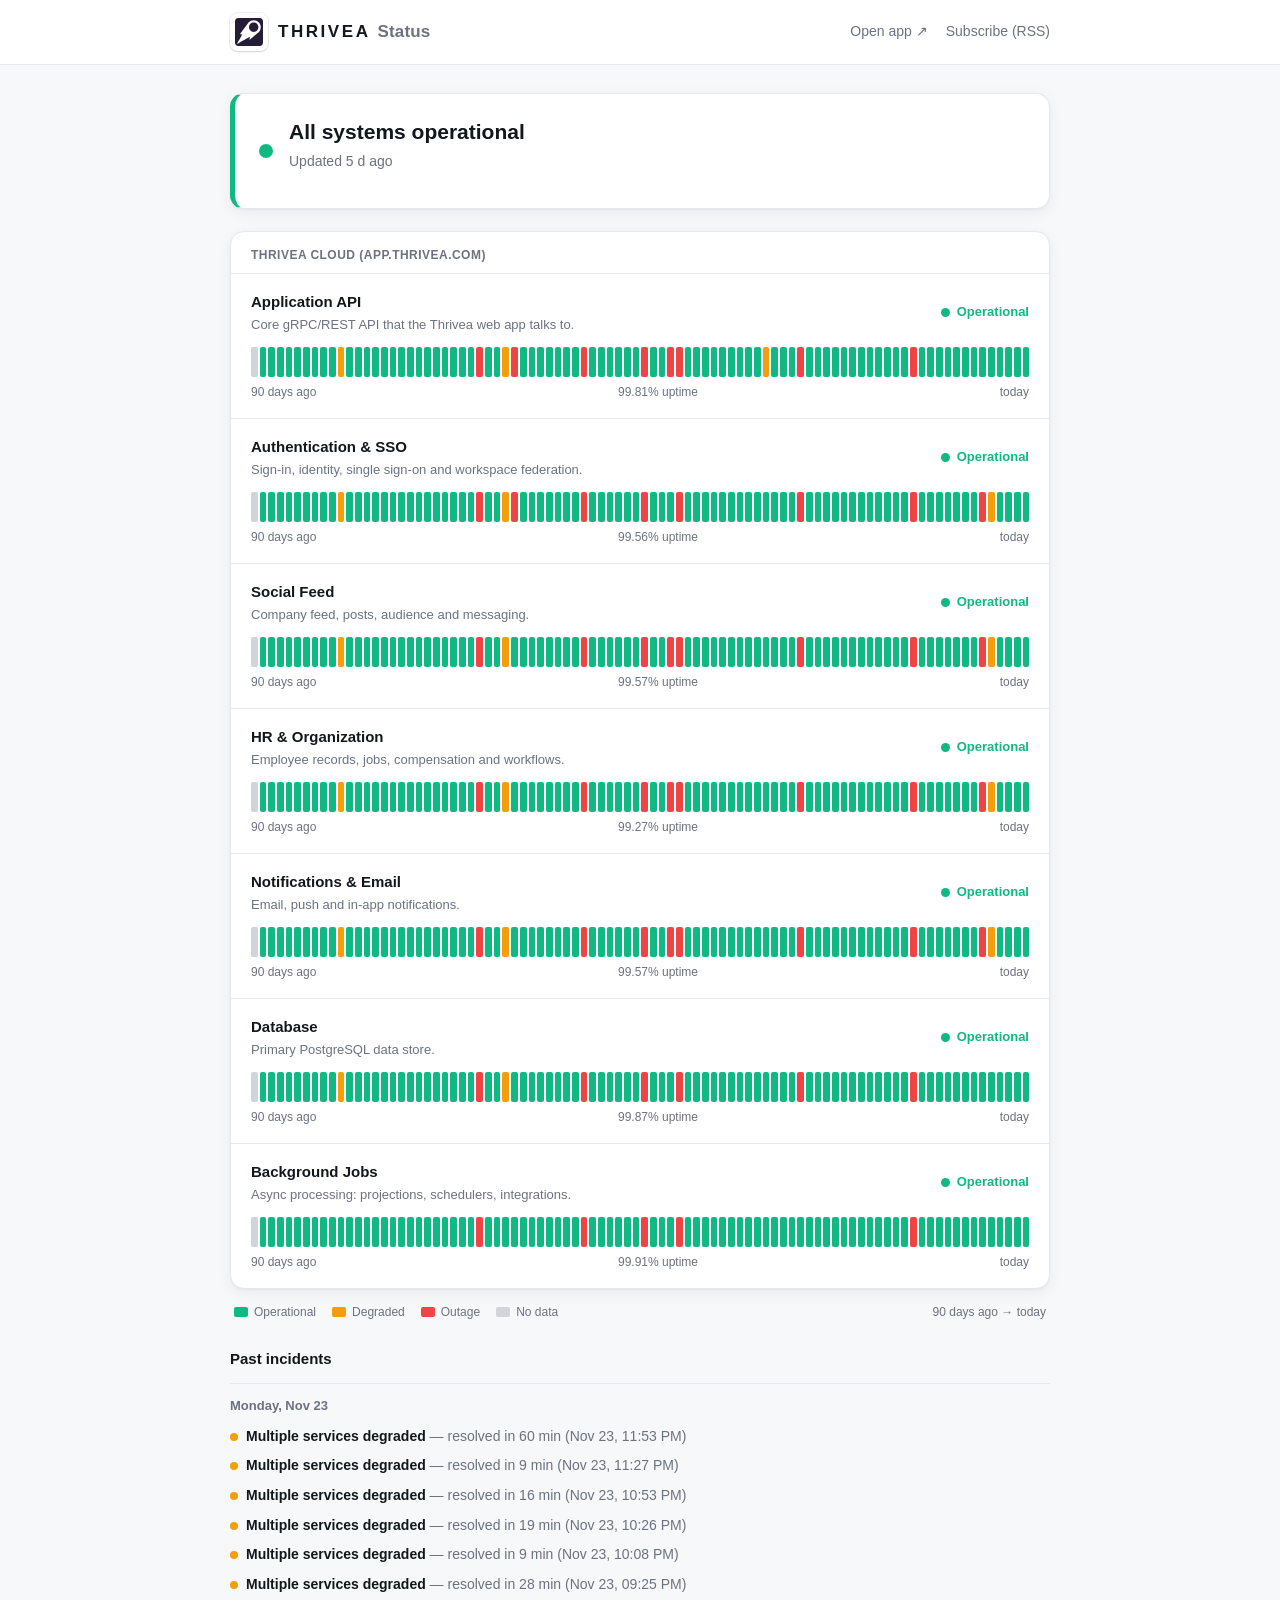
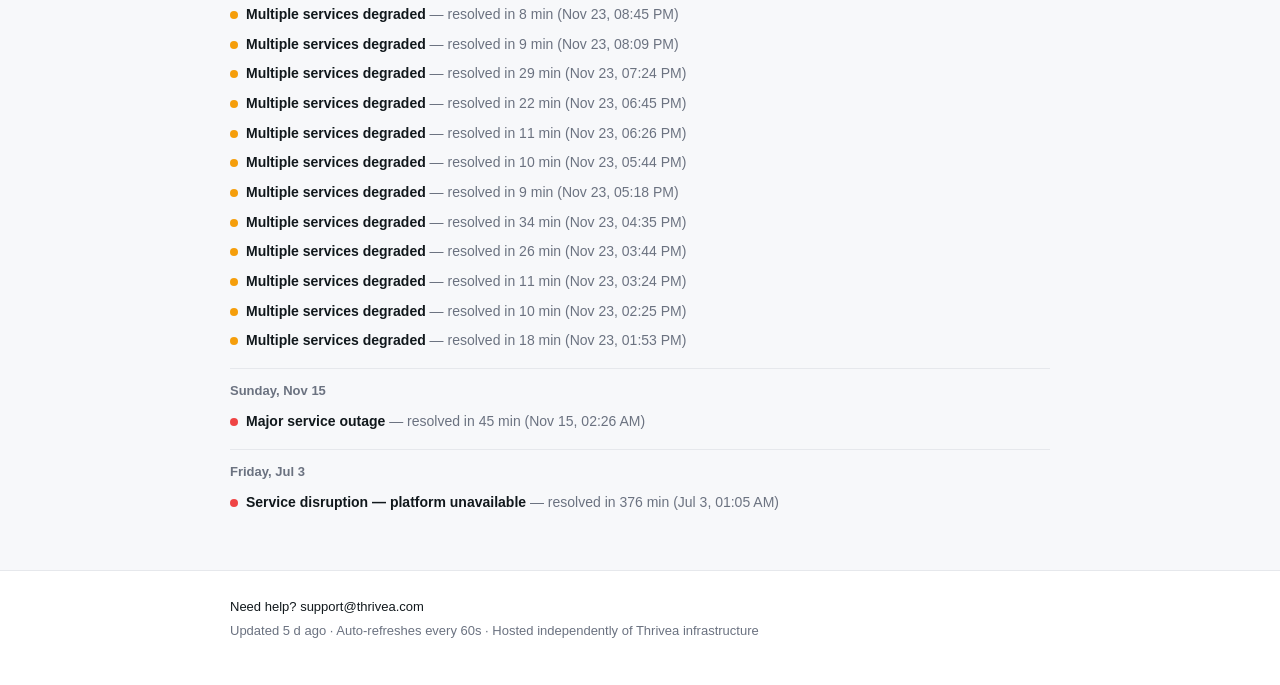
<file: index.html>
<!doctype html>
<html lang="en">
<head>
  <meta charset="utf-8" />
  <meta name="viewport" content="width=device-width, initial-scale=1" />
  <title>Thrivea Status</title>
  <meta name="description" content="Live and historical status of the Thrivea platform." />
  <meta property="og:title" content="Thrivea Status" />
  <meta property="og:description" content="Live and historical status of the Thrivea platform." />
  <meta property="og:type" content="website" />
  <link rel="icon" type="image/svg+xml" href="images/favicon.svg" />
  <link rel="alternate" type="application/atom+xml" title="Thrivea Status — Incidents" href="api/feed.xml" />
  <link rel="stylesheet" href="styles.css" />
</head>
<body data-theme="auto">
  <header class="site-header">
    <div class="wrap header-inner">
      <a class="brand" href="./">
        <span class="brand-mark" aria-hidden="true">
          <svg viewBox="0 0 100 100" width="28" height="28">
            <path d="M11.3604 100H88.6396C94.8868 100 100 94.8868 100 88.6395V11.3604C100 5.1132 94.8868 0 88.6396 0H11.3604C5.11319 0 0 5.1132 0 11.3604V88.6395C0 94.8868 5.11319 100 11.3604 100ZM8.36705 89.7055C16.4817 76.4216 24.8487 61.3544 24.9449 58.882C24.5322 57.9363 21.7351 57.8281 19.8998 58.1246C19.3348 58.2168 18.7698 57.9563 18.4732 57.4634C18.1767 56.9746 18.2088 56.3534 18.5534 55.8966L46.3835 18.8179C46.4636 18.7137 48.1347 16.5338 49.1885 15.4799C53.905 10.7594 60.1803 8.1627 66.8564 8.1627C73.5324 8.1627 79.8036 10.7634 84.5241 15.4799C89.2446 20.1963 91.8413 26.4716 91.8413 33.1477C91.8413 39.8197 89.2406 46.095 84.5241 50.8155C84.0834 51.2563 83.6265 51.681 83.1697 52.0737L53.4683 77.1148C52.9513 77.5516 52.198 77.5556 51.677 77.1308C51.1561 76.7061 51.0078 75.9647 51.3324 75.3717C52.3863 73.4282 53.6606 70.018 53.1837 68.5233C53.1316 68.355 53.0635 68.2468 52.9914 68.1667C49.1525 69.1404 25.009 82.9373 10.2865 91.645C9.73351 91.9735 9.02424 91.8814 8.57543 91.4206C8.12262 90.9637 8.04247 90.2545 8.37907 89.7055H8.36705Z" fill="#251D38"/>
            <path d="M66.7526 50C76.0048 50 83.5052 42.4996 83.5052 33.2474C83.5052 23.9953 76.0048 16.4949 66.7526 16.4949C57.5004 16.4949 50 23.9953 50 33.2474C50 42.4996 57.5004 50 66.7526 50Z" fill="#251D38"/>
          </svg>
        </span>
        <span class="brand-text"><span class="wordmark">THRIVEA</span> <span class="brand-sub">Status</span></span>
      </a>
      <nav class="header-nav">
        <a id="homeLink" href="https://app.thrivea.com" target="_blank" rel="noopener">Open app ↗</a>
        <a href="api/feed.xml">Subscribe (RSS)</a>
      </nav>
    </div>
  </header>

  <main class="wrap" id="app">
    <section class="overall" id="overall" aria-live="polite">
      <div class="overall-skeleton">Loading status…</div>
    </section>

    <section id="incidents" class="incidents" hidden></section>

    <section class="components" id="components" aria-label="Components"></section>

    <section class="history-legend">
      <span class="legend-item"><i class="bar op"></i> Operational</span>
      <span class="legend-item"><i class="bar deg"></i> Degraded</span>
      <span class="legend-item"><i class="bar down"></i> Outage</span>
      <span class="legend-item"><i class="bar none"></i> No data</span>
      <span class="legend-span">90 days ago → today</span>
    </section>

    <section class="past" id="past" aria-label="Past incidents">
      <h2>Past incidents</h2>
      <div id="pastList" class="past-list"></div>
    </section>
  </main>

  <footer class="site-footer">
    <div class="wrap footer-inner">
      <p>Need help? <a id="supportLink" href="mailto:support@thrivea.com">support@thrivea.com</a></p>
      <p class="muted">Updated <span id="updatedAt">—</span> · Auto-refreshes every 60s · Hosted independently of Thrivea infrastructure</p>
    </div>
  </footer>

  <script src="app.js"></script>
</body>
</html>
</file>
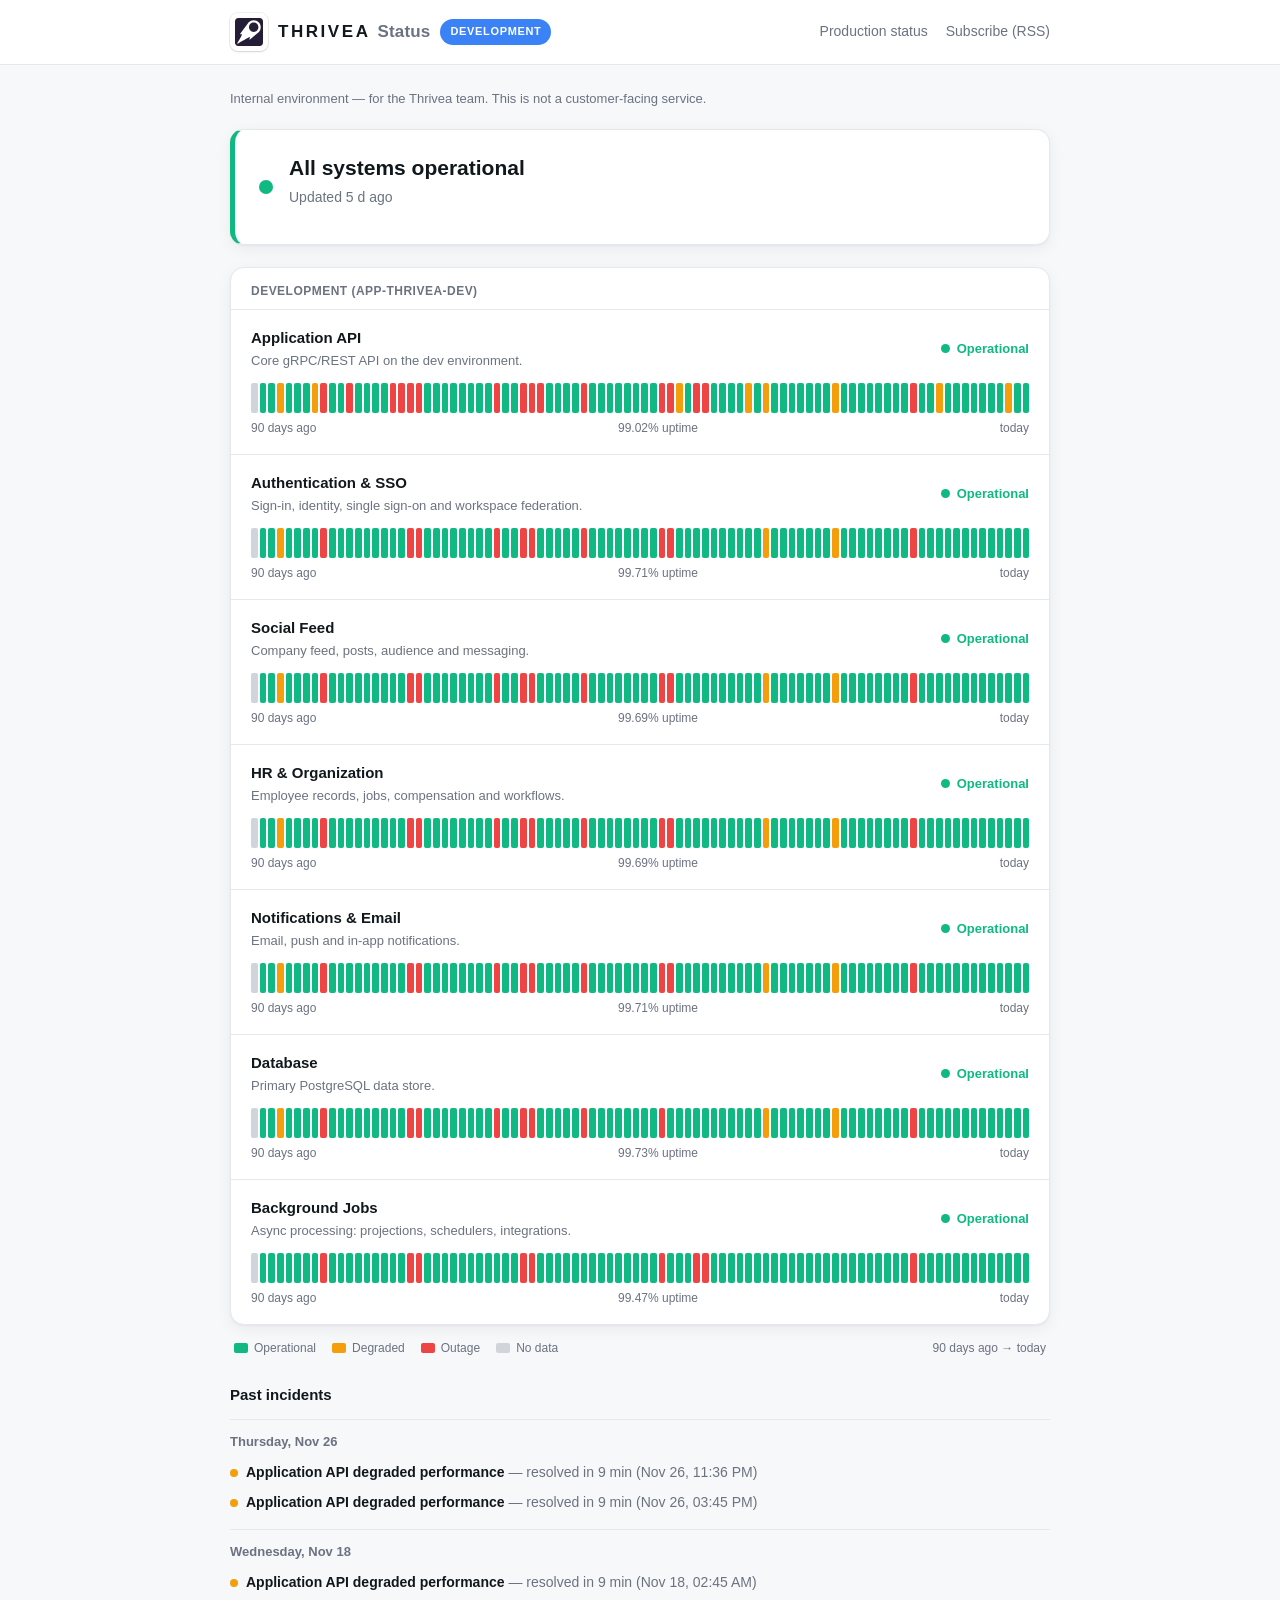
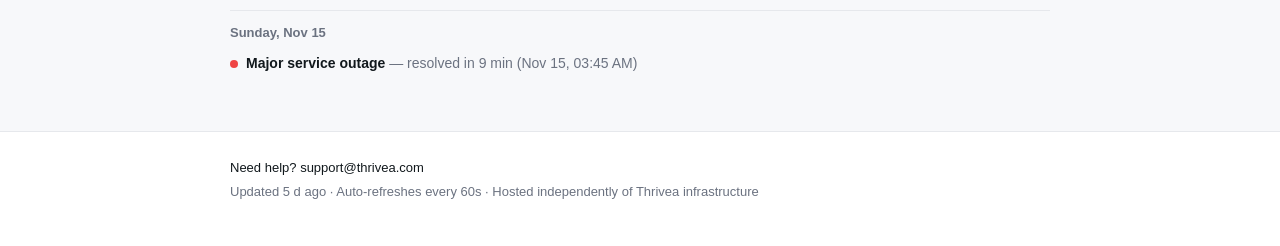
<file: dev/index.html>
<!doctype html>
<html lang="en">
<head>
  <meta charset="utf-8" />
  <meta name="viewport" content="width=device-width, initial-scale=1" />
  <title>Thrivea Status — Development</title>
  <meta name="robots" content="noindex" />
  <meta name="description" content="Internal status of the Thrivea development environment." />
  <link rel="icon" type="image/svg+xml" href="../images/favicon.svg" />
  <link rel="alternate" type="application/atom+xml" title="Thrivea Status (Development) — Incidents" href="../api/dev/feed.xml" />
  <link rel="stylesheet" href="../styles.css" />
</head>
<body data-theme="auto">
  <header class="site-header">
    <div class="wrap header-inner">
      <a class="brand" href="../">
        <span class="brand-mark" aria-hidden="true">
          <svg viewBox="0 0 100 100" width="28" height="28">
            <path d="M11.3604 100H88.6396C94.8868 100 100 94.8868 100 88.6395V11.3604C100 5.1132 94.8868 0 88.6396 0H11.3604C5.11319 0 0 5.1132 0 11.3604V88.6395C0 94.8868 5.11319 100 11.3604 100ZM8.36705 89.7055C16.4817 76.4216 24.8487 61.3544 24.9449 58.882C24.5322 57.9363 21.7351 57.8281 19.8998 58.1246C19.3348 58.2168 18.7698 57.9563 18.4732 57.4634C18.1767 56.9746 18.2088 56.3534 18.5534 55.8966L46.3835 18.8179C46.4636 18.7137 48.1347 16.5338 49.1885 15.4799C53.905 10.7594 60.1803 8.1627 66.8564 8.1627C73.5324 8.1627 79.8036 10.7634 84.5241 15.4799C89.2446 20.1963 91.8413 26.4716 91.8413 33.1477C91.8413 39.8197 89.2406 46.095 84.5241 50.8155C84.0834 51.2563 83.6265 51.681 83.1697 52.0737L53.4683 77.1148C52.9513 77.5516 52.198 77.5556 51.677 77.1308C51.1561 76.7061 51.0078 75.9647 51.3324 75.3717C52.3863 73.4282 53.6606 70.018 53.1837 68.5233C53.1316 68.355 53.0635 68.2468 52.9914 68.1667C49.1525 69.1404 25.009 82.9373 10.2865 91.645C9.73351 91.9735 9.02424 91.8814 8.57543 91.4206C8.12262 90.9637 8.04247 90.2545 8.37907 89.7055H8.36705Z" fill="#251D38"/>
            <path d="M66.7526 50C76.0048 50 83.5052 42.4996 83.5052 33.2474C83.5052 23.9953 76.0048 16.4949 66.7526 16.4949C57.5004 16.4949 50 23.9953 50 33.2474C50 42.4996 57.5004 50 66.7526 50Z" fill="#251D38"/>
          </svg>
        </span>
        <span class="brand-text"><span class="wordmark">THRIVEA</span> <span class="brand-sub">Status</span></span>
      </a>
      <span id="envBadge" class="env-badge" hidden></span>
      <nav class="header-nav">
        <a href="../">Production status</a>
        <a href="../api/dev/feed.xml">Subscribe (RSS)</a>
      </nav>
    </div>
  </header>

  <main class="wrap" id="app">
    <p class="env-note">Internal environment — for the Thrivea team. This is not a customer-facing service.</p>

    <section class="overall" id="overall" aria-live="polite">
      <div class="overall-skeleton">Loading status…</div>
    </section>

    <section id="incidents" class="incidents" hidden></section>

    <section class="components" id="components" aria-label="Components"></section>

    <section class="history-legend">
      <span class="legend-item"><i class="bar op"></i> Operational</span>
      <span class="legend-item"><i class="bar deg"></i> Degraded</span>
      <span class="legend-item"><i class="bar down"></i> Outage</span>
      <span class="legend-item"><i class="bar none"></i> No data</span>
      <span class="legend-span">90 days ago → today</span>
    </section>

    <section class="past" id="past" aria-label="Past incidents">
      <h2>Past incidents</h2>
      <div id="pastList" class="past-list"></div>
    </section>
  </main>

  <footer class="site-footer">
    <div class="wrap footer-inner">
      <p>Need help? <a id="supportLink" href="mailto:support@thrivea.com">support@thrivea.com</a></p>
      <p class="muted">Updated <span id="updatedAt">—</span> · Auto-refreshes every 60s · Hosted independently of Thrivea infrastructure</p>
    </div>
  </footer>

  <script>window.STATUS_BASE = "../api/dev";</script>
  <script src="../app.js"></script>
</body>
</html>
</file>
<file: styles.css>
:root {
  --brand: #7C3AED;
  --op: #10b981;
  --deg: #f59e0b;
  --down: #ef4444;
  --maint: #3b82f6;
  --none: #d1d5db;

  --bg: #f7f8fa;
  --surface: #ffffff;
  --border: #e6e8ec;
  --text: #11181c;
  --muted: #6b7280;
  --shadow: 0 1px 2px rgba(16, 24, 40, .04), 0 4px 16px rgba(16, 24, 40, .06);
  --radius: 14px;
  --logo-ink: #251D38;
}

@media (prefers-color-scheme: dark) {
  :root {
    --bg: #0b0f14;
    --surface: #11161d;
    --border: #1f2630;
    --text: #e6e9ee;
    --muted: #9aa4b2;
    --none: #2a323d;
    --shadow: 0 1px 2px rgba(0,0,0,.3), 0 8px 24px rgba(0,0,0,.35);
    --logo-ink: #ffffff;
  }
}

* { box-sizing: border-box; }
html, body { margin: 0; padding: 0; }
body {
  background: var(--bg);
  color: var(--text);
  font: 15px/1.55 -apple-system, BlinkMacSystemFont, "Segoe UI", Roboto, Inter, Helvetica, Arial, sans-serif;
  -webkit-font-smoothing: antialiased;
}
a { color: inherit; text-decoration: none; }
a:hover { text-decoration: underline; }
.wrap { max-width: 860px; margin: 0 auto; padding: 0 20px; }
.muted { color: var(--muted); }

/* Header */
.site-header { border-bottom: 1px solid var(--border); background: var(--surface); position: sticky; top: 0; z-index: 10; }
.header-inner { display: flex; align-items: center; justify-content: space-between; height: 64px; }
.brand { display: flex; align-items: center; gap: 10px; font-weight: 700; font-size: 17px; }
.brand:hover { text-decoration: none; }
.brand-mark { display: inline-flex; background: #fff; border-radius: 8px; padding: 5px; box-shadow: 0 0 0 1px rgba(0, 0, 0, .06), 0 1px 2px rgba(0, 0, 0, .12); }
.brand-mark svg { display: block; }
.brand-text { display: inline-flex; align-items: baseline; gap: 7px; }
.wordmark { font-weight: 800; letter-spacing: .15em; color: var(--text); }
.brand-sub { color: var(--muted); font-weight: 600; letter-spacing: .01em; }
.header-nav { display: flex; gap: 18px; font-size: 14px; }
.header-nav a { color: var(--muted); }
.env-badge { margin: 0 auto 0 10px; font-size: 11px; font-weight: 800; letter-spacing: .06em; text-transform: uppercase; padding: 4px 10px; border-radius: 999px; background: var(--maint); color: #fff; }
.env-note { margin: 24px 0 -8px; font-size: 13px; color: var(--muted); }

/* Overall banner */
.overall { margin: 28px 0 22px; border-radius: var(--radius); padding: 22px 24px; background: var(--surface); border: 1px solid var(--border); box-shadow: var(--shadow); display: flex; align-items: center; gap: 16px; }
.overall.is-operational { border-left: 5px solid var(--op); }
.overall.is-degraded { border-left: 5px solid var(--deg); }
.overall.is-partial_outage { border-left: 5px solid var(--down); }
.overall.is-major_outage { border-left: 5px solid var(--down); }
.overall.is-maintenance { border-left: 5px solid var(--maint); }
.overall-dot { width: 14px; height: 14px; border-radius: 50%; flex: none; }
.overall h1 { font-size: 21px; margin: 0; }
.overall .sub { color: var(--muted); font-size: 14px; margin-top: 2px; }
.overall-skeleton { color: var(--muted); }

/* Status colors */
.c-operational { color: var(--op); }
.c-degraded { color: var(--deg); }
.c-down, .c-major_outage, .c-partial_outage { color: var(--down); }
.bg-operational { background: var(--op); }
.bg-degraded { background: var(--deg); }
.bg-down, .bg-major_outage, .bg-partial_outage { background: var(--down); }
.bg-maintenance { background: var(--maint); }

/* Components */
.components { background: var(--surface); border: 1px solid var(--border); border-radius: var(--radius); box-shadow: var(--shadow); overflow: hidden; }
.group-title { padding: 14px 20px 8px; font-size: 12px; letter-spacing: .04em; text-transform: uppercase; color: var(--muted); font-weight: 700; }
.component { padding: 16px 20px; border-top: 1px solid var(--border); }
.component:first-of-type { border-top: none; }
.component-top { display: flex; align-items: center; justify-content: space-between; gap: 12px; }
.component-name { font-weight: 600; display: flex; align-items: center; gap: 8px; }
.component-desc { color: var(--muted); font-size: 13px; margin: 2px 0 0; }
.status-pill { font-size: 13px; font-weight: 600; display: inline-flex; align-items: center; gap: 7px; white-space: nowrap; }
.status-pill .dot { width: 9px; height: 9px; border-radius: 50%; }

/* Uptime bars */
.uptime { margin-top: 12px; }
.uptime-bars { display: flex; gap: 2px; height: 30px; align-items: stretch; }
.uptime-bars .bar { flex: 1 1 0; border-radius: 2px; min-width: 0; background: var(--none); transition: transform .08s ease; }
.uptime-bars .bar:hover { transform: scaleY(1.12); }
.uptime-bars .bar.op { background: var(--op); }
.uptime-bars .bar.deg { background: var(--deg); }
.uptime-bars .bar.down { background: var(--down); }
.uptime-bars .bar.none { background: var(--none); }
.uptime-meta { display: flex; justify-content: space-between; font-size: 12px; color: var(--muted); margin-top: 6px; }

/* Legend */
.history-legend { display: flex; flex-wrap: wrap; align-items: center; gap: 16px; margin: 14px 4px 26px; font-size: 12px; color: var(--muted); }
.legend-item { display: inline-flex; align-items: center; gap: 6px; }
.legend-item i.bar { width: 14px; height: 10px; border-radius: 2px; display: inline-block; }
.legend-item i.op { background: var(--op); } .legend-item i.deg { background: var(--deg); }
.legend-item i.down { background: var(--down); } .legend-item i.none { background: var(--none); }
.legend-span { margin-left: auto; }

/* Incidents */
.incidents { margin: 0 0 22px; }
.incident-card { background: var(--surface); border: 1px solid var(--border); border-radius: var(--radius); box-shadow: var(--shadow); padding: 18px 20px; margin-bottom: 14px; }
.incident-card.major { border-left: 5px solid var(--down); }
.incident-card.minor { border-left: 5px solid var(--deg); }
.incident-card.maintenance { border-left: 5px solid var(--maint); }
.incident-head { display: flex; align-items: center; justify-content: space-between; gap: 10px; }
.incident-title { font-size: 17px; font-weight: 700; margin: 0; }
.badge { font-size: 11px; font-weight: 700; text-transform: uppercase; letter-spacing: .04em; padding: 3px 9px; border-radius: 999px; color: #fff; }
.incident-affected { font-size: 13px; color: var(--muted); margin: 6px 0 0; }
.incident-eta { font-size: 13px; margin: 8px 0 0; font-weight: 600; color: var(--maint); }
.timeline { margin: 14px 0 0; padding: 0; list-style: none; border-left: 2px solid var(--border); }
.timeline li { position: relative; padding: 0 0 14px 18px; }
.timeline li:last-child { padding-bottom: 0; }
.timeline li::before { content: ""; position: absolute; left: -7px; top: 4px; width: 10px; height: 10px; border-radius: 50%; background: var(--muted); border: 2px solid var(--surface); }
.timeline .u-status { font-weight: 700; text-transform: capitalize; }
.timeline .u-time { color: var(--muted); font-size: 12px; margin-left: 8px; }
.timeline .u-body { margin: 3px 0 0; }

/* Past incidents */
.past { margin-top: 8px; }
.past h2 { font-size: 15px; margin: 0 0 12px; }
.past-day { padding: 12px 0; border-top: 1px solid var(--border); }
.past-day h3 { font-size: 13px; color: var(--muted); margin: 0 0 6px; font-weight: 700; }
.past-item { font-size: 14px; padding: 4px 0; }
.past-item .dot { width: 8px; height: 8px; border-radius: 50%; display: inline-block; margin-right: 8px; }
.past-none { color: var(--muted); font-size: 14px; padding: 8px 0; }

/* Footer */
.site-footer { margin-top: 40px; border-top: 1px solid var(--border); background: var(--surface); }
.footer-inner { padding: 22px 20px 40px; font-size: 13px; }
.footer-inner p { margin: 4px 0; }

@media (max-width: 600px) {
  .header-nav a:first-child { display: none; }
  .uptime-bars { height: 26px; }
  .overall h1 { font-size: 18px; }
}
</file>
